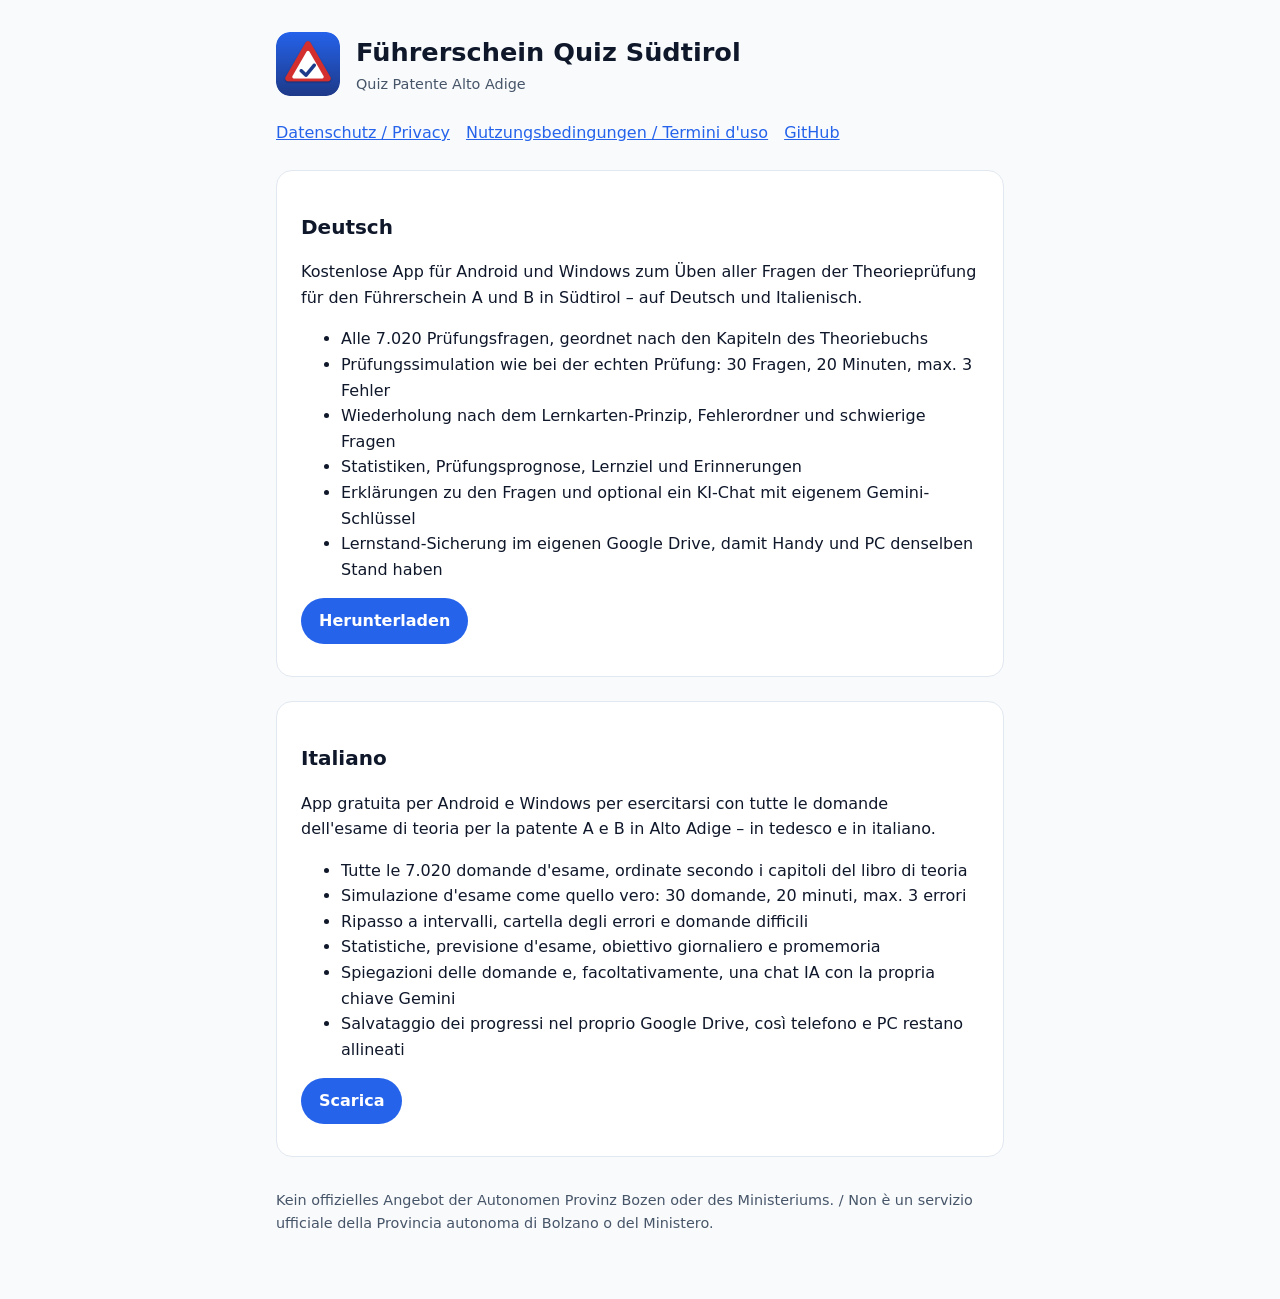
<file: docs/index.html>
<!doctype html>
<html lang="de">
<head>
<meta charset="utf-8">
<meta name="viewport" content="width=device-width, initial-scale=1">
<title>Führerschein Quiz Südtirol</title>
<link rel="icon" href="icon.png">
<link rel="stylesheet" href="style.css">
</head>
<body>
<main>
  <header>
    <img src="icon.png" alt="">
    <div>
      <h1>Führerschein Quiz Südtirol</h1>
      <div class="muted">Quiz Patente Alto Adige</div>
    </div>
  </header>
  <nav>
    <a href="privacy.html">Datenschutz / Privacy</a>
    <a href="terms.html">Nutzungsbedingungen / Termini d'uso</a>
    <a href="https://github.com/laufish44/fuehrerschein-quiz-suedtirol">GitHub</a>
  </nav>

  <section class="lang" lang="de">
    <h2>Deutsch</h2>
    <p>Kostenlose App für Android und Windows zum Üben aller Fragen der Theorieprüfung für den Führerschein A und B in Südtirol – auf Deutsch und Italienisch.</p>
    <ul>
      <li>Alle 7.020 Prüfungsfragen, geordnet nach den Kapiteln des Theoriebuchs</li>
      <li>Prüfungssimulation wie bei der echten Prüfung: 30 Fragen, 20 Minuten, max. 3 Fehler</li>
      <li>Wiederholung nach dem Lernkarten-Prinzip, Fehlerordner und schwierige Fragen</li>
      <li>Statistiken, Prüfungsprognose, Lernziel und Erinnerungen</li>
      <li>Erklärungen zu den Fragen und optional ein KI-Chat mit eigenem Gemini-Schlüssel</li>
      <li>Lernstand-Sicherung im eigenen Google Drive, damit Handy und PC denselben Stand haben</li>
    </ul>
    <p><a class="button" href="https://github.com/laufish44/fuehrerschein-quiz-suedtirol/releases/latest">Herunterladen</a></p>
  </section>

  <section class="lang" lang="it">
    <h2>Italiano</h2>
    <p>App gratuita per Android e Windows per esercitarsi con tutte le domande dell'esame di teoria per la patente A e B in Alto Adige – in tedesco e in italiano.</p>
    <ul>
      <li>Tutte le 7.020 domande d'esame, ordinate secondo i capitoli del libro di teoria</li>
      <li>Simulazione d'esame come quello vero: 30 domande, 20 minuti, max. 3 errori</li>
      <li>Ripasso a intervalli, cartella degli errori e domande difficili</li>
      <li>Statistiche, previsione d'esame, obiettivo giornaliero e promemoria</li>
      <li>Spiegazioni delle domande e, facoltativamente, una chat IA con la propria chiave Gemini</li>
      <li>Salvataggio dei progressi nel proprio Google Drive, così telefono e PC restano allineati</li>
    </ul>
    <p><a class="button" href="https://github.com/laufish44/fuehrerschein-quiz-suedtirol/releases/latest">Scarica</a></p>
  </section>

  <footer>
    Kein offizielles Angebot der Autonomen Provinz Bozen oder des Ministeriums. /
    Non è un servizio ufficiale della Provincia autonoma di Bolzano o del Ministero.
  </footer>
</main>
</body>
</html>
</file>
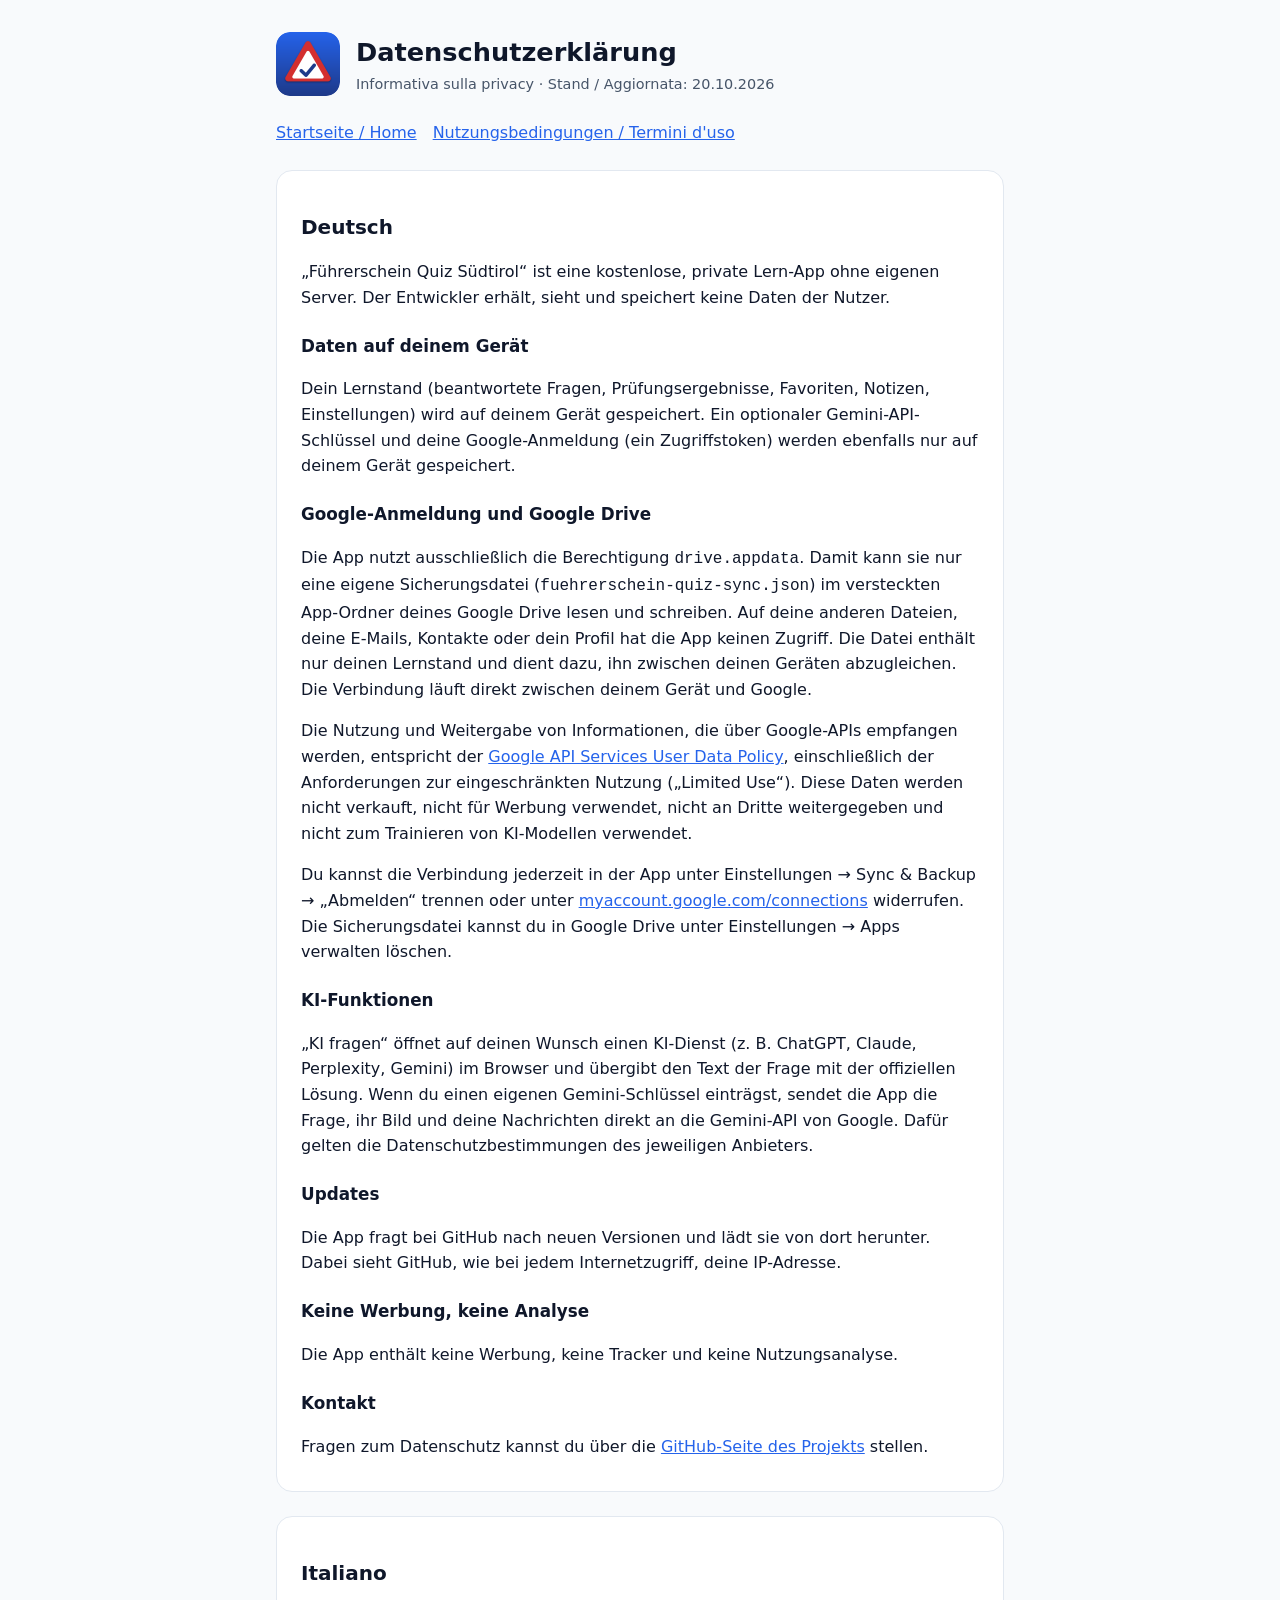
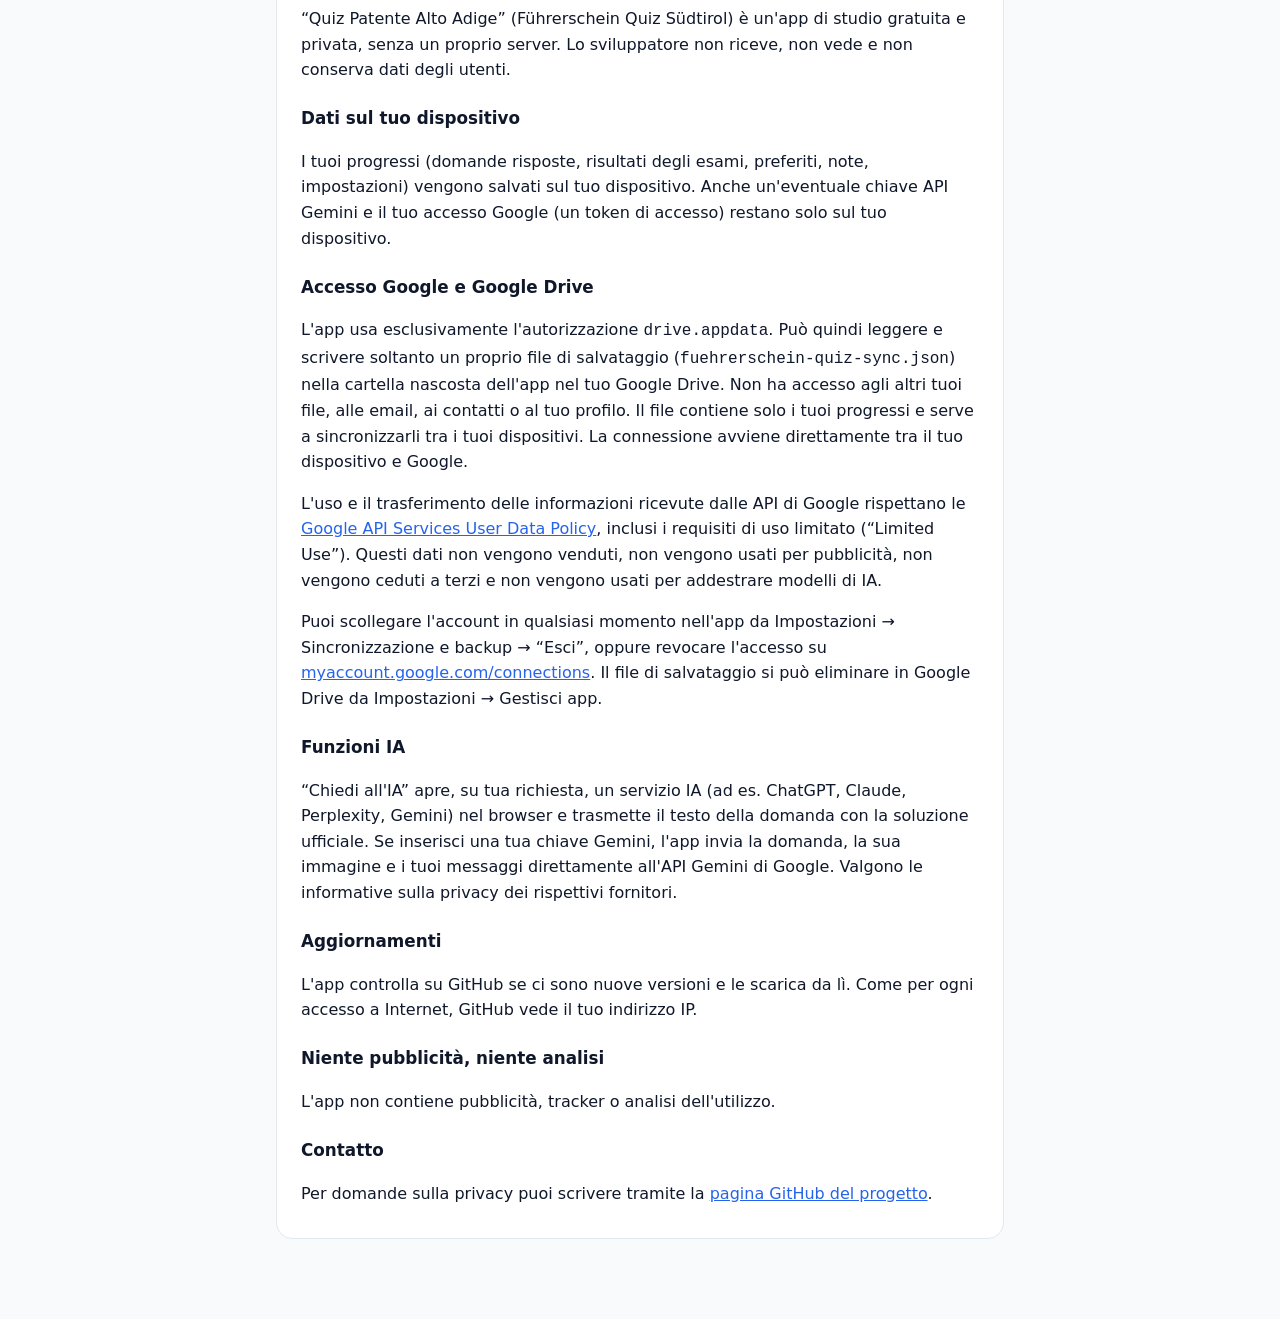
<file: docs/privacy.html>
<!doctype html>
<html lang="de">
<head>
<meta charset="utf-8">
<meta name="viewport" content="width=device-width, initial-scale=1">
<title>Datenschutz – Führerschein Quiz Südtirol</title>
<link rel="icon" href="icon.png">
<link rel="stylesheet" href="style.css">
</head>
<body>
<main>
  <header>
    <img src="icon.png" alt="">
    <div>
      <h1>Datenschutzerklärung</h1>
      <div class="muted">Informativa sulla privacy · Stand / Aggiornata: 20.10.2026</div>
    </div>
  </header>
  <nav>
    <a href="index.html">Startseite / Home</a>
    <a href="terms.html">Nutzungsbedingungen / Termini d'uso</a>
  </nav>

  <section class="lang" lang="de">
    <h2>Deutsch</h2>
    <p>„Führerschein Quiz Südtirol“ ist eine kostenlose, private Lern-App ohne eigenen Server. Der Entwickler erhält, sieht und speichert keine Daten der Nutzer.</p>

    <h3>Daten auf deinem Gerät</h3>
    <p>Dein Lernstand (beantwortete Fragen, Prüfungsergebnisse, Favoriten, Notizen, Einstellungen) wird auf deinem Gerät gespeichert. Ein optionaler Gemini-API-Schlüssel und deine Google-Anmeldung (ein Zugriffstoken) werden ebenfalls nur auf deinem Gerät gespeichert.</p>

    <h3>Google-Anmeldung und Google Drive</h3>
    <p>Die App nutzt ausschließlich die Berechtigung <code>drive.appdata</code>. Damit kann sie nur eine eigene Sicherungsdatei (<code>fuehrerschein-quiz-sync.json</code>) im versteckten App-Ordner deines Google Drive lesen und schreiben. Auf deine anderen Dateien, deine E-Mails, Kontakte oder dein Profil hat die App keinen Zugriff. Die Datei enthält nur deinen Lernstand und dient dazu, ihn zwischen deinen Geräten abzugleichen. Die Verbindung läuft direkt zwischen deinem Gerät und Google.</p>
    <p>Die Nutzung und Weitergabe von Informationen, die über Google-APIs empfangen werden, entspricht der <a href="https://developers.google.com/terms/api-services-user-data-policy">Google API Services User Data Policy</a>, einschließlich der Anforderungen zur eingeschränkten Nutzung („Limited Use“). Diese Daten werden nicht verkauft, nicht für Werbung verwendet, nicht an Dritte weitergegeben und nicht zum Trainieren von KI-Modellen verwendet.</p>
    <p>Du kannst die Verbindung jederzeit in der App unter Einstellungen → Sync &amp; Backup → „Abmelden“ trennen oder unter <a href="https://myaccount.google.com/connections">myaccount.google.com/connections</a> widerrufen. Die Sicherungsdatei kannst du in Google Drive unter Einstellungen → Apps verwalten löschen.</p>

    <h3>KI-Funktionen</h3>
    <p>„KI fragen“ öffnet auf deinen Wunsch einen KI-Dienst (z. B. ChatGPT, Claude, Perplexity, Gemini) im Browser und übergibt den Text der Frage mit der offiziellen Lösung. Wenn du einen eigenen Gemini-Schlüssel einträgst, sendet die App die Frage, ihr Bild und deine Nachrichten direkt an die Gemini-API von Google. Dafür gelten die Datenschutzbestimmungen des jeweiligen Anbieters.</p>

    <h3>Updates</h3>
    <p>Die App fragt bei GitHub nach neuen Versionen und lädt sie von dort herunter. Dabei sieht GitHub, wie bei jedem Internetzugriff, deine IP-Adresse.</p>

    <h3>Keine Werbung, keine Analyse</h3>
    <p>Die App enthält keine Werbung, keine Tracker und keine Nutzungsanalyse.</p>

    <h3>Kontakt</h3>
    <p>Fragen zum Datenschutz kannst du über die <a href="https://github.com/laufish44/fuehrerschein-quiz-suedtirol/issues">GitHub-Seite des Projekts</a> stellen.</p>
  </section>

  <section class="lang" lang="it">
    <h2>Italiano</h2>
    <p>“Quiz Patente Alto Adige” (Führerschein Quiz Südtirol) è un'app di studio gratuita e privata, senza un proprio server. Lo sviluppatore non riceve, non vede e non conserva dati degli utenti.</p>

    <h3>Dati sul tuo dispositivo</h3>
    <p>I tuoi progressi (domande risposte, risultati degli esami, preferiti, note, impostazioni) vengono salvati sul tuo dispositivo. Anche un'eventuale chiave API Gemini e il tuo accesso Google (un token di accesso) restano solo sul tuo dispositivo.</p>

    <h3>Accesso Google e Google Drive</h3>
    <p>L'app usa esclusivamente l'autorizzazione <code>drive.appdata</code>. Può quindi leggere e scrivere soltanto un proprio file di salvataggio (<code>fuehrerschein-quiz-sync.json</code>) nella cartella nascosta dell'app nel tuo Google Drive. Non ha accesso agli altri tuoi file, alle email, ai contatti o al tuo profilo. Il file contiene solo i tuoi progressi e serve a sincronizzarli tra i tuoi dispositivi. La connessione avviene direttamente tra il tuo dispositivo e Google.</p>
    <p>L'uso e il trasferimento delle informazioni ricevute dalle API di Google rispettano le <a href="https://developers.google.com/terms/api-services-user-data-policy">Google API Services User Data Policy</a>, inclusi i requisiti di uso limitato (“Limited Use”). Questi dati non vengono venduti, non vengono usati per pubblicità, non vengono ceduti a terzi e non vengono usati per addestrare modelli di IA.</p>
    <p>Puoi scollegare l'account in qualsiasi momento nell'app da Impostazioni → Sincronizzazione e backup → “Esci”, oppure revocare l'accesso su <a href="https://myaccount.google.com/connections">myaccount.google.com/connections</a>. Il file di salvataggio si può eliminare in Google Drive da Impostazioni → Gestisci app.</p>

    <h3>Funzioni IA</h3>
    <p>“Chiedi all'IA” apre, su tua richiesta, un servizio IA (ad es. ChatGPT, Claude, Perplexity, Gemini) nel browser e trasmette il testo della domanda con la soluzione ufficiale. Se inserisci una tua chiave Gemini, l'app invia la domanda, la sua immagine e i tuoi messaggi direttamente all'API Gemini di Google. Valgono le informative sulla privacy dei rispettivi fornitori.</p>

    <h3>Aggiornamenti</h3>
    <p>L'app controlla su GitHub se ci sono nuove versioni e le scarica da lì. Come per ogni accesso a Internet, GitHub vede il tuo indirizzo IP.</p>

    <h3>Niente pubblicità, niente analisi</h3>
    <p>L'app non contiene pubblicità, tracker o analisi dell'utilizzo.</p>

    <h3>Contatto</h3>
    <p>Per domande sulla privacy puoi scrivere tramite la <a href="https://github.com/laufish44/fuehrerschein-quiz-suedtirol/issues">pagina GitHub del progetto</a>.</p>
  </section>
</main>
</body>
</html>
</file>
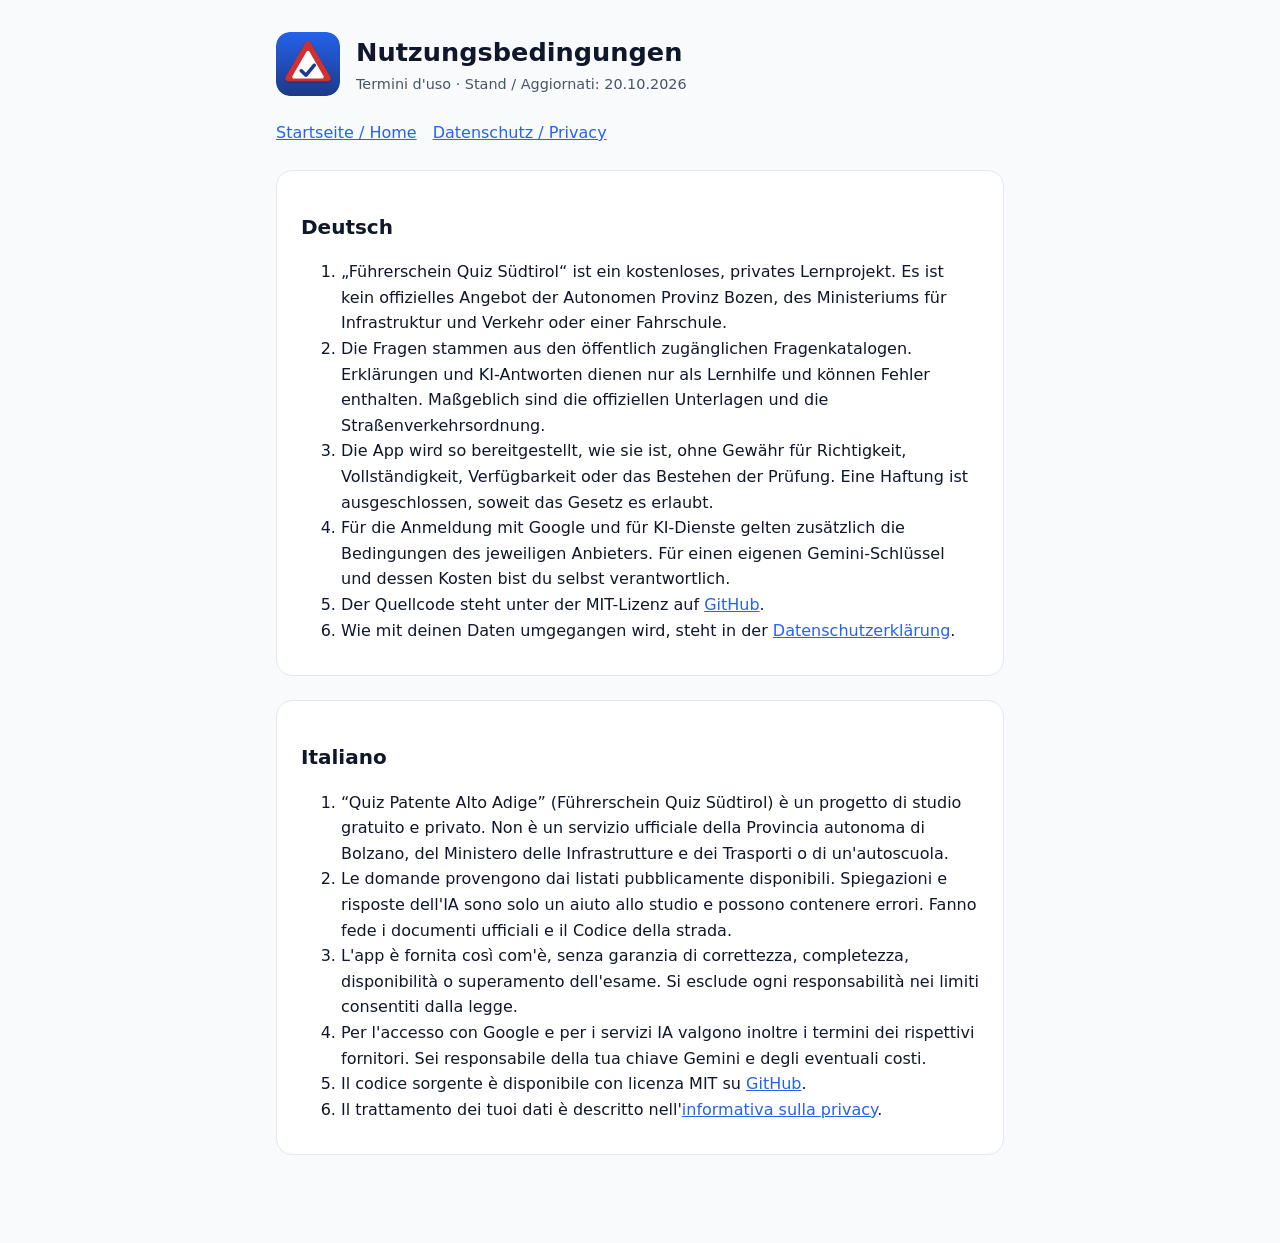
<file: docs/terms.html>
<!doctype html>
<html lang="de">
<head>
<meta charset="utf-8">
<meta name="viewport" content="width=device-width, initial-scale=1">
<title>Nutzungsbedingungen – Führerschein Quiz Südtirol</title>
<link rel="icon" href="icon.png">
<link rel="stylesheet" href="style.css">
</head>
<body>
<main>
  <header>
    <img src="icon.png" alt="">
    <div>
      <h1>Nutzungsbedingungen</h1>
      <div class="muted">Termini d'uso · Stand / Aggiornati: 20.10.2026</div>
    </div>
  </header>
  <nav>
    <a href="index.html">Startseite / Home</a>
    <a href="privacy.html">Datenschutz / Privacy</a>
  </nav>

  <section class="lang" lang="de">
    <h2>Deutsch</h2>
    <ol>
      <li>„Führerschein Quiz Südtirol“ ist ein kostenloses, privates Lernprojekt. Es ist kein offizielles Angebot der Autonomen Provinz Bozen, des Ministeriums für Infrastruktur und Verkehr oder einer Fahrschule.</li>
      <li>Die Fragen stammen aus den öffentlich zugänglichen Fragenkatalogen. Erklärungen und KI-Antworten dienen nur als Lernhilfe und können Fehler enthalten. Maßgeblich sind die offiziellen Unterlagen und die Straßenverkehrsordnung.</li>
      <li>Die App wird so bereitgestellt, wie sie ist, ohne Gewähr für Richtigkeit, Vollständigkeit, Verfügbarkeit oder das Bestehen der Prüfung. Eine Haftung ist ausgeschlossen, soweit das Gesetz es erlaubt.</li>
      <li>Für die Anmeldung mit Google und für KI-Dienste gelten zusätzlich die Bedingungen des jeweiligen Anbieters. Für einen eigenen Gemini-Schlüssel und dessen Kosten bist du selbst verantwortlich.</li>
      <li>Der Quellcode steht unter der MIT-Lizenz auf <a href="https://github.com/laufish44/fuehrerschein-quiz-suedtirol">GitHub</a>.</li>
      <li>Wie mit deinen Daten umgegangen wird, steht in der <a href="privacy.html">Datenschutzerklärung</a>.</li>
    </ol>
  </section>

  <section class="lang" lang="it">
    <h2>Italiano</h2>
    <ol>
      <li>“Quiz Patente Alto Adige” (Führerschein Quiz Südtirol) è un progetto di studio gratuito e privato. Non è un servizio ufficiale della Provincia autonoma di Bolzano, del Ministero delle Infrastrutture e dei Trasporti o di un'autoscuola.</li>
      <li>Le domande provengono dai listati pubblicamente disponibili. Spiegazioni e risposte dell'IA sono solo un aiuto allo studio e possono contenere errori. Fanno fede i documenti ufficiali e il Codice della strada.</li>
      <li>L'app è fornita così com'è, senza garanzia di correttezza, completezza, disponibilità o superamento dell'esame. Si esclude ogni responsabilità nei limiti consentiti dalla legge.</li>
      <li>Per l'accesso con Google e per i servizi IA valgono inoltre i termini dei rispettivi fornitori. Sei responsabile della tua chiave Gemini e degli eventuali costi.</li>
      <li>Il codice sorgente è disponibile con licenza MIT su <a href="https://github.com/laufish44/fuehrerschein-quiz-suedtirol">GitHub</a>.</li>
      <li>Il trattamento dei tuoi dati è descritto nell'<a href="privacy.html">informativa sulla privacy</a>.</li>
    </ol>
  </section>
</main>
</body>
</html>
</file>
<file: docs/style.css>
:root {
  --bg: #f8fafc;
  --card: #ffffff;
  --text: #0f172a;
  --muted: #475569;
  --accent: #2563eb;
  --border: #e2e8f0;
}
@media (prefers-color-scheme: dark) {
  :root {
    --bg: #0b1220;
    --card: #111a2e;
    --text: #e2e8f0;
    --muted: #94a3b8;
    --accent: #60a5fa;
    --border: #1e293b;
  }
}
* { box-sizing: border-box; }
body {
  margin: 0;
  background: var(--bg);
  color: var(--text);
  font: 16px/1.6 system-ui, -apple-system, "Segoe UI", Roboto, sans-serif;
}
main { max-width: 760px; margin: 0 auto; padding: 32px 16px 64px; }
header { display: flex; align-items: center; gap: 16px; margin-bottom: 24px; }
header img { width: 64px; height: 64px; border-radius: 14px; }
h1 { font-size: 1.6rem; margin: 0; }
h2 { font-size: 1.25rem; margin-top: 2rem; }
h3 { font-size: 1.05rem; margin-top: 1.4rem; }
a { color: var(--accent); }
nav { display: flex; flex-wrap: wrap; gap: 8px 16px; margin: 0 0 24px; }
section.lang {
  background: var(--card);
  border: 1px solid var(--border);
  border-radius: 16px;
  padding: 8px 24px 16px;
  margin-bottom: 24px;
}
.muted { color: var(--muted); font-size: 0.9rem; }
.button {
  display: inline-block;
  background: var(--accent);
  color: #fff;
  text-decoration: none;
  padding: 10px 18px;
  border-radius: 999px;
  font-weight: 600;
}
footer { margin-top: 32px; color: var(--muted); font-size: 0.9rem; }
</file>
